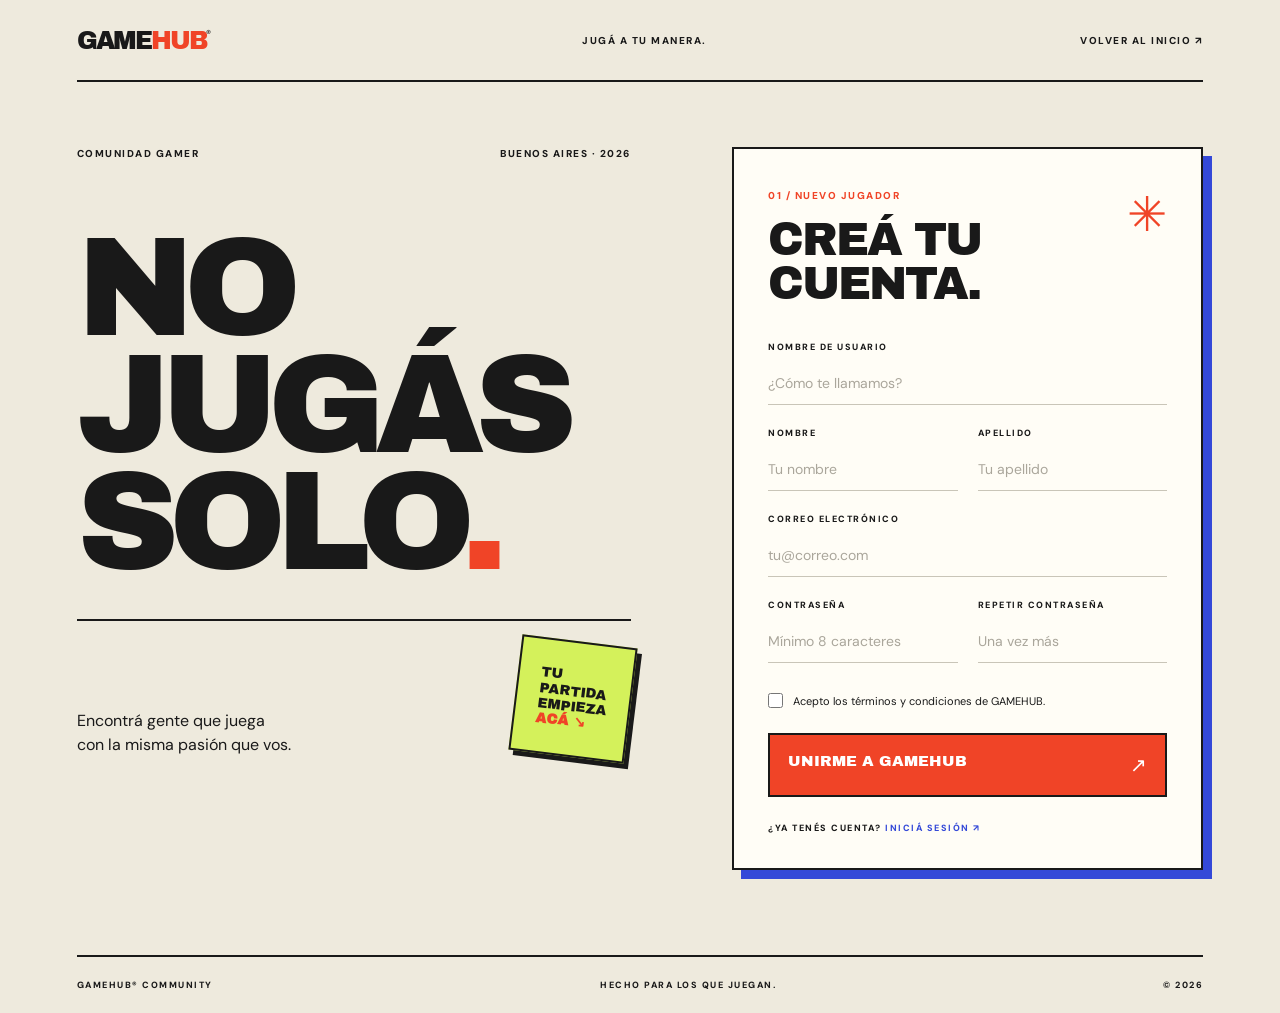
<file: index.html>
<!DOCTYPE html>
<html lang="es">
<head>
  <meta charset="UTF-8">
  <meta name="viewport" content="width=device-width, initial-scale=1.0">
  <title>GAMEHUB | Crear cuenta</title>
 <link rel="stylesheet" href="estilos.css">
  <link rel="preconnect" href="https://fonts.googleapis.com">
  <link href="https://fonts.googleapis.com/css2?family=Archivo+Black&family=DM+Sans:wght@400;500;600;700;800&display=swap" rel="stylesheet">
</head>
<body>
  <header class="topbar">
    <a class="logo" href="#">GAME<span>HUB</span><sup>®</sup></a>
    <span class="top-label">JUGÁ A TU MANERA.</span>
    <a class="back-link" href="#">VOLVER AL INICIO ↗</a>
  </header>

  <main>
    <section class="intro">
      <div class="intro-meta">
        <span>COMUNIDAD GAMER</span>
        <span>BUENOS AIRES · 2026</span>
      </div>
      <h1>NO JUGÁS<br>SOLO<span>.</span></h1>
      <div class="intro-bottom">
        <p>Encontrá gente que juega<br>con la misma pasión que vos.</p>
        <div class="sticker">TU<br>PARTIDA<br>EMPIEZA<br><b>ACÁ ↘</b></div>
      </div>
    </section>

    <section class="signup">
      <div class="signup-heading">
        <div>
          <span class="overline">01 / NUEVO JUGADOR</span>
          <h2>CREÁ TU<br>CUENTA.</h2>
        </div>
        <span class="asterisk">✳</span>
      </div>

      <form action="/registro" method="POST">
        <div class="field">
          <label for="usuario">NOMBRE DE USUARIO</label>
          <input id="usuario" name="usuario" type="text" placeholder="¿Cómo te llamamos?" required>
        </div>

        <div class="field-row">
          <div class="field">
            <label for="nombre">NOMBRE</label>
            <input id="nombre" name="nombre" type="text" placeholder="Tu nombre" required>
          </div>
          <div class="field">
            <label for="apellido">APELLIDO</label>
            <input id="apellido" name="apellido" type="text" placeholder="Tu apellido" required>
          </div>
        </div>

        <div class="field">
          <label for="email">CORREO ELECTRÓNICO</label>
          <input id="email" name="email" type="email" placeholder="tu@correo.com" required>
        </div>

        <div class="field-row">
          <div class="field">
            <label for="password">CONTRASEÑA</label>
            <input id="password" name="password" type="password" placeholder="Mínimo 8 caracteres" minlength="8" required>
          </div>
          <div class="field">
            <label for="confirmar">REPETIR CONTRASEÑA</label>
            <input id="confirmar" name="confirmar" type="password" placeholder="Una vez más" required>
          </div>
        </div>

        <label class="terms">
          <input type="checkbox" name="terminos" required>
          <span>Acepto los términos y condiciones de GAMEHUB.</span>
        </label>

        <button type="submit">UNIRME A GAMEHUB <span>↗</span></button>
      </form>

      <p class="login">¿YA TENÉS CUENTA? <a href="/login">INICIÁ SESIÓN ↗</a></p>
    </section>
  </main>

  <footer>
    <span>GAMEHUB® COMMUNITY</span>
    <span>HECHO PARA LOS QUE JUEGAN.</span>
    <span>© 2026</span>
  </footer>
</body>
</html>
</file>
<file: estilos.css>
@import url('https://fonts.googleapis.com/css2?family=Archivo+Black&family=DM+Sans:wght@400;500;600;700;800&display=swap');

:root {
  --paper: #eeeadd;
  --ink: #191919;
  --red: #f04427;
  --blue: #3449d8;
  --lime: #d4f15b;
  --line: #c9c5b8;
}

* { box-sizing: border-box; margin: 0; padding: 0; }

body {
  background: var(--paper);
  color: var(--ink);
  font-family: 'DM Sans', sans-serif;
  padding: 0 6%;
}

.topbar {
  height: 82px;
  display: flex;
  align-items: center;
  justify-content: space-between;
  border-bottom: 2px solid var(--ink);
}

.logo {
  font: 25px 'Archivo Black', sans-serif;
  color: var(--ink);
  text-decoration: none;
  letter-spacing: -2px;
}
.logo span { color: var(--red); }
.logo sup { font: 10px 'DM Sans'; vertical-align: top; }

.top-label, .back-link, .intro-meta, .overline,
.field label, .login, footer {
  font-size: 10px;
  font-weight: 800;
  letter-spacing: 1.5px;
}

.back-link { color: var(--ink); text-decoration: none; }

main {
  display: grid;
  grid-template-columns: 1fr 0.85fr;
  gap: 9%;
  padding: 65px 0 85px;
}

.intro { display: flex; flex-direction: column; }
.intro-meta { display: flex; justify-content: space-between; }

h1 {
  font: clamp(76px, 11vw, 160px)/.83 'Archivo Black', sans-serif;
  letter-spacing: -10px;
  margin: 70px 0 38px;
}
h1 span { color: var(--red); }

.intro-bottom {
  display: flex;
  justify-content: space-between;
  align-items: end;
  border-top: 2px solid var(--ink);
  padding-top: 20px;
}
.intro-bottom p { font-size: 16px; line-height: 1.5; }

.sticker {
  background: var(--lime);
  border: 2px solid var(--ink);
  width: 116px;
  height: 116px;
  display: grid;
  place-content: center;
  transform: rotate(7deg);
  font: 14px/1.1 'Archivo Black', sans-serif;
  box-shadow: 5px 5px 0 var(--ink);
}
.sticker b { color: var(--red); }

.signup {
  background: #fffdf6;
  padding: 34px;
  border: 2px solid var(--ink);
  box-shadow: 9px 9px 0 var(--blue);
}

.signup-heading {
  display: flex;
  justify-content: space-between;
  align-items: start;
  margin-bottom: 35px;
}
.overline { color: var(--red); }

h2 {
  font: 46px/.95 'Archivo Black', sans-serif;
  letter-spacing: -2px;
  margin-top: 15px;
}
.asterisk { font-size: 48px; color: var(--red); }

.field { display: flex; flex-direction: column; gap: 9px; margin-bottom: 22px; }
.field label { font-size: 9px; }
.field input {
  width: 100%;
  border: 0;
  border-bottom: 1px solid var(--line);
  background: transparent;
  padding: 12px 0;
  outline: none;
  font: 14px 'DM Sans', sans-serif;
  color: var(--ink);
  transition: border .2s;
}
.field input:focus { border-color: var(--blue); border-bottom-width: 2px; }
.field input::placeholder { color: #aaa69b; }

.field-row { display: grid; grid-template-columns: 1fr 1fr; gap: 20px; }

.terms {
  display: flex;
  align-items: center;
  gap: 10px;
  font-size: 11px;
  margin: 8px 0 25px;
  cursor: pointer;
}
.terms input { accent-color: var(--blue); width: 15px; height: 15px; }

button {
  width: 100%;
  border: 2px solid var(--ink);
  background: var(--red);
  color: white;
  padding: 18px;
  font: 15px 'Archivo Black', sans-serif;
  text-align: left;
  display: flex;
  justify-content: space-between;
  cursor: pointer;
  transition: .2s;
}
button:hover {
  background: var(--blue);
  transform: translate(-3px, -3px);
  box-shadow: 5px 5px 0 var(--ink);
}
button span { font-size: 20px; }

.login { margin-top: 25px; font-size: 9px; }
.login a { color: var(--blue); text-decoration: none; }

footer {
  border-top: 2px solid var(--ink);
  padding: 22px 0;
  display: flex;
  justify-content: space-between;
  font-size: 9px;
}

@media (max-width: 850px) {
  main { grid-template-columns: 1fr; gap: 55px; }
  h1 { margin: 45px 0 30px; }
  .signup { max-width: 650px; width: 100%; }
}

@media (max-width: 500px) {
  body { padding: 0 5%; }
  .top-label { display: none; }
  main { padding: 45px 0 65px; }
  h1 { font-size: 82px; letter-spacing: -6px; }
  .field-row { grid-template-columns: 1fr; gap: 0; }
  .signup { padding: 25px 20px; }
  h2 { font-size: 39px; }
  footer { gap: 12px; flex-wrap: wrap; }
}
</file>
